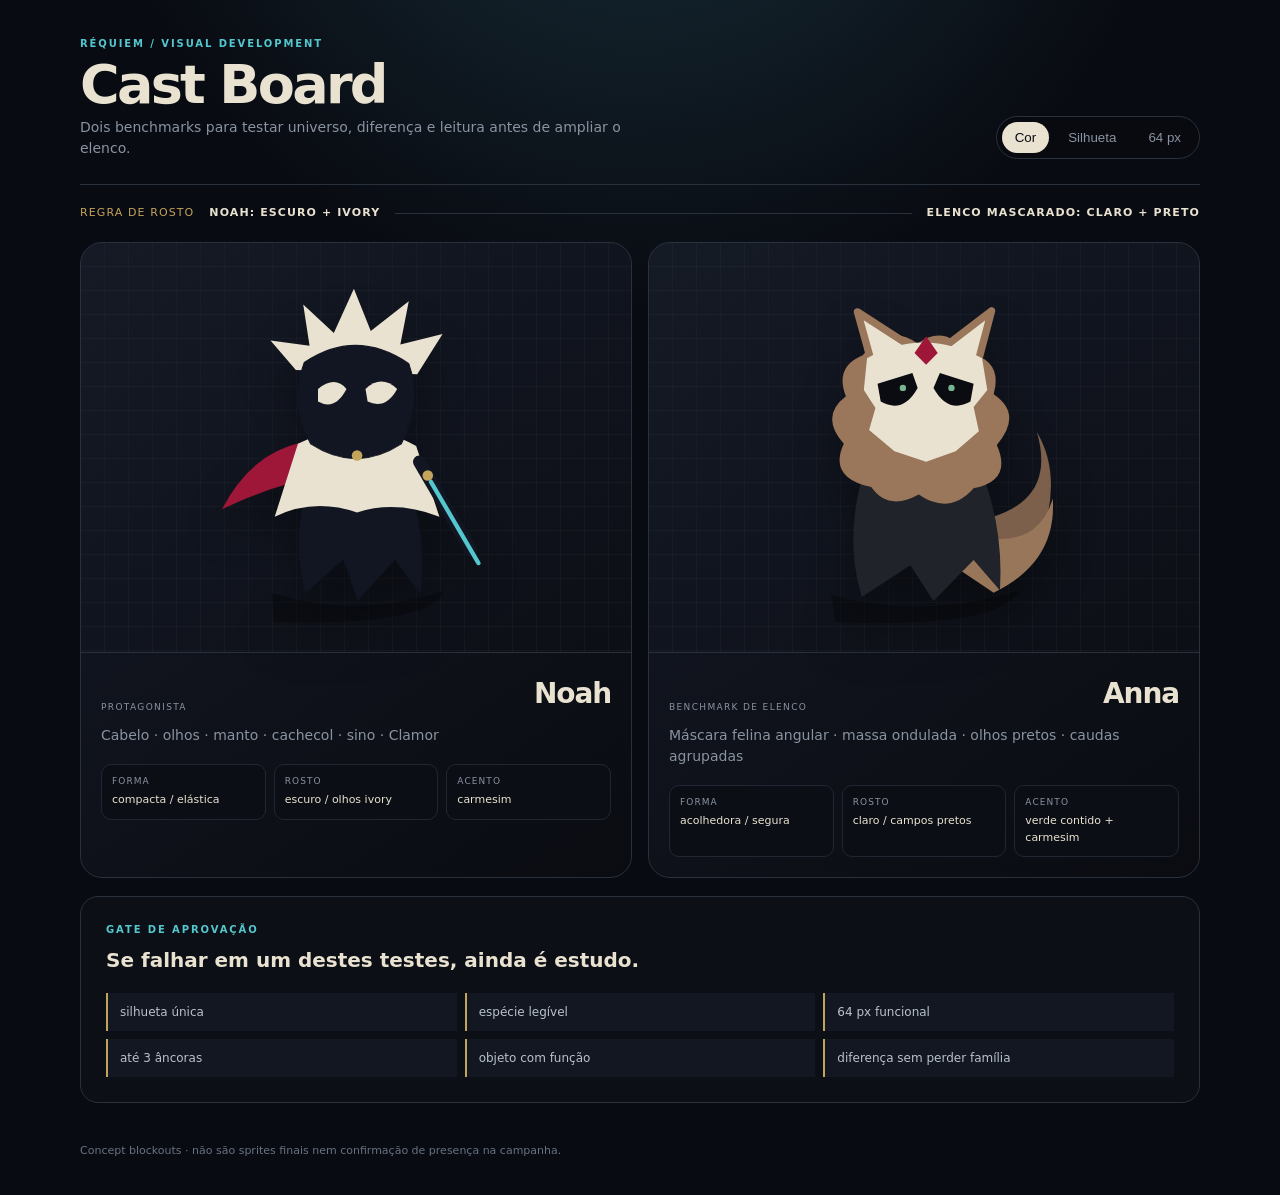
<file: tools/cast_board/index.html>
<!doctype html>
<html lang="pt-BR">
<head>
  <meta charset="utf-8" />
  <meta name="viewport" content="width=device-width, initial-scale=1" />
  <meta name="description" content="Painel local para testar unidade visual, silhueta e leitura do elenco de Réquiem." />
  <title>Réquiem — Cast Board</title>
  <link rel="stylesheet" href="styles.css" />
</head>
<body>
  <header class="top shell">
    <div>
      <p class="eyebrow">Réquiem / visual development</p>
      <h1>Cast Board</h1>
      <p class="lede">Dois benchmarks para testar universo, diferença e leitura antes de ampliar o elenco.</p>
    </div>
    <div class="modes" role="group" aria-label="Modo de inspeção">
      <button class="mode active" data-mode="color" aria-pressed="true">Cor</button>
      <button class="mode" data-mode="silhouette" aria-pressed="false">Silhueta</button>
      <button class="mode" data-mode="sprite" aria-pressed="false">64 px</button>
    </div>
  </header>

  <main class="shell">
    <section class="rulebar" aria-label="Regra compartilhada">
      <span>regra de rosto</span>
      <strong>Noah: escuro + ivory</strong>
      <i aria-hidden="true"></i>
      <strong>elenco mascarado: claro + preto</strong>
    </section>

    <section class="cast-grid" id="castGrid">
      <article class="character noah">
        <div class="portrait-wrap">
          <svg class="portrait" viewBox="0 0 320 360" role="img" aria-labelledby="noah-title noah-desc">
            <title id="noah-title">Blockout visual de Noah</title>
            <desc id="noah-desc">Personagem compacto com cabelo branco, rosto escuro, olhos claros, manto e cachecol.</desc>
            <path class="shadow" d="M80 318 Q160 344 244 316 Q230 350 82 346Z" />
            <path class="scarf" d="M107 176 Q60 187 33 239 Q77 218 119 209Z" />
            <path class="under" d="M123 194 Q96 255 112 318 L148 286 L162 325 L197 286 L221 318 Q228 247 200 194Z" />
            <path class="mantle" d="M105 177 Q160 148 217 179 L239 246 Q198 230 161 242 Q120 228 83 246Z" />
            <path class="hair" d="M103 107 L79 79 L116 84 L110 45 L139 72 L158 30 L174 70 L210 42 L202 83 L242 73 L218 111Z" />
            <path class="face" d="M111 100 Q160 67 210 101 Q223 137 203 177 Q160 205 117 177 Q96 139 111 100Z" />
            <path class="eye light" d="M124 125 Q140 112 151 125 Q140 146 124 137Z" />
            <path class="eye light" d="M169 125 Q184 111 199 125 Q188 145 171 137Z" />
            <path class="clamor-core" d="M220 194 L269 278" />
            <path class="clamor-edge" d="M231 213 L276 290" />
            <circle class="gold" cx="228" cy="207" r="5" />
            <circle class="gold" cx="161" cy="188" r="5" />
          </svg>
        </div>
        <div class="content">
          <div class="identity"><span>protagonista</span><h2>Noah</h2></div>
          <p>Cabelo · olhos · manto · cachecol · sino · Clamor</p>
          <dl><div><dt>forma</dt><dd>compacta / elástica</dd></div><div><dt>rosto</dt><dd>escuro / olhos ivory</dd></div><div><dt>acento</dt><dd>carmesim</dd></div></dl>
        </div>
      </article>

      <article class="character anna">
        <div class="portrait-wrap">
          <svg class="portrait" viewBox="0 0 320 360" role="img" aria-labelledby="anna-title anna-desc">
            <title id="anna-title">Blockout visual de Anna</title>
            <desc id="anna-desc">Personagem felina compacta com máscara clara e angular, olhos escuros, massa ondulada castanha e acento carmesim.</desc>
            <path class="shadow" d="M72 320 Q160 344 250 316 Q232 352 76 346Z" />
            <path class="tail" d="M210 250 Q287 235 267 166 Q295 213 264 285 Q235 305 198 292Z" />
            <path class="tail second" d="M203 262 Q266 281 282 229 Q286 289 226 318 L190 294Z" />
            <path class="body" d="M108 188 Q82 260 101 322 L147 292 L169 326 L207 287 L232 316 Q236 247 207 186Z" />
            <path class="mane" d="M102 93 Q75 104 86 132 Q61 151 84 177 Q69 209 110 218 Q126 241 155 225 Q184 245 207 219 Q244 212 229 178 Q254 149 226 130 Q235 98 202 91 Q179 63 154 82 Q126 62 102 93Z" />
            <path class="ear mask" d="M112 106 L97 52 L145 83 L136 105Z" />
            <path class="ear mask" d="M181 84 L224 51 L209 108 L187 104Z" />
            <path class="mask" d="M106 96 Q159 66 215 96 L220 126 L207 142 L212 165 L190 184 L162 194 L132 184 L108 164 L114 143 L103 126Z" />
            <path class="eye dark" d="M116 120 L149 110 L154 124 Q140 149 119 137Z" />
            <path class="eye dark" d="M169 124 L175 110 L207 120 L204 137 Q183 149 169 124Z" />
            <circle class="green-glint" cx="140" cy="124" r="3" />
            <circle class="green-glint" cx="186" cy="124" r="3" />
            <path class="forehead" d="M151 91 L162 75 L173 91 L162 102Z" />
          </svg>
        </div>
        <div class="content">
          <div class="identity"><span>benchmark de elenco</span><h2>Anna</h2></div>
          <p>Máscara felina angular · massa ondulada · olhos pretos · caudas agrupadas</p>
          <dl><div><dt>forma</dt><dd>acolhedora / segura</dd></div><div><dt>rosto</dt><dd>claro / campos pretos</dd></div><div><dt>acento</dt><dd>verde contido + carmesim</dd></div></dl>
        </div>
      </article>
    </section>

    <section class="checks">
      <p class="eyebrow">gate de aprovação</p>
      <h2>Se falhar em um destes testes, ainda é estudo.</h2>
      <div class="check-grid"><span>silhueta única</span><span>espécie legível</span><span>64 px funcional</span><span>até 3 âncoras</span><span>objeto com função</span><span>diferença sem perder família</span></div>
    </section>
  </main>

  <footer class="shell">Concept blockouts · não são sprites finais nem confirmação de presença na campanha.</footer>
  <script src="cast-board.js"></script>
</body>
</html>
</file>
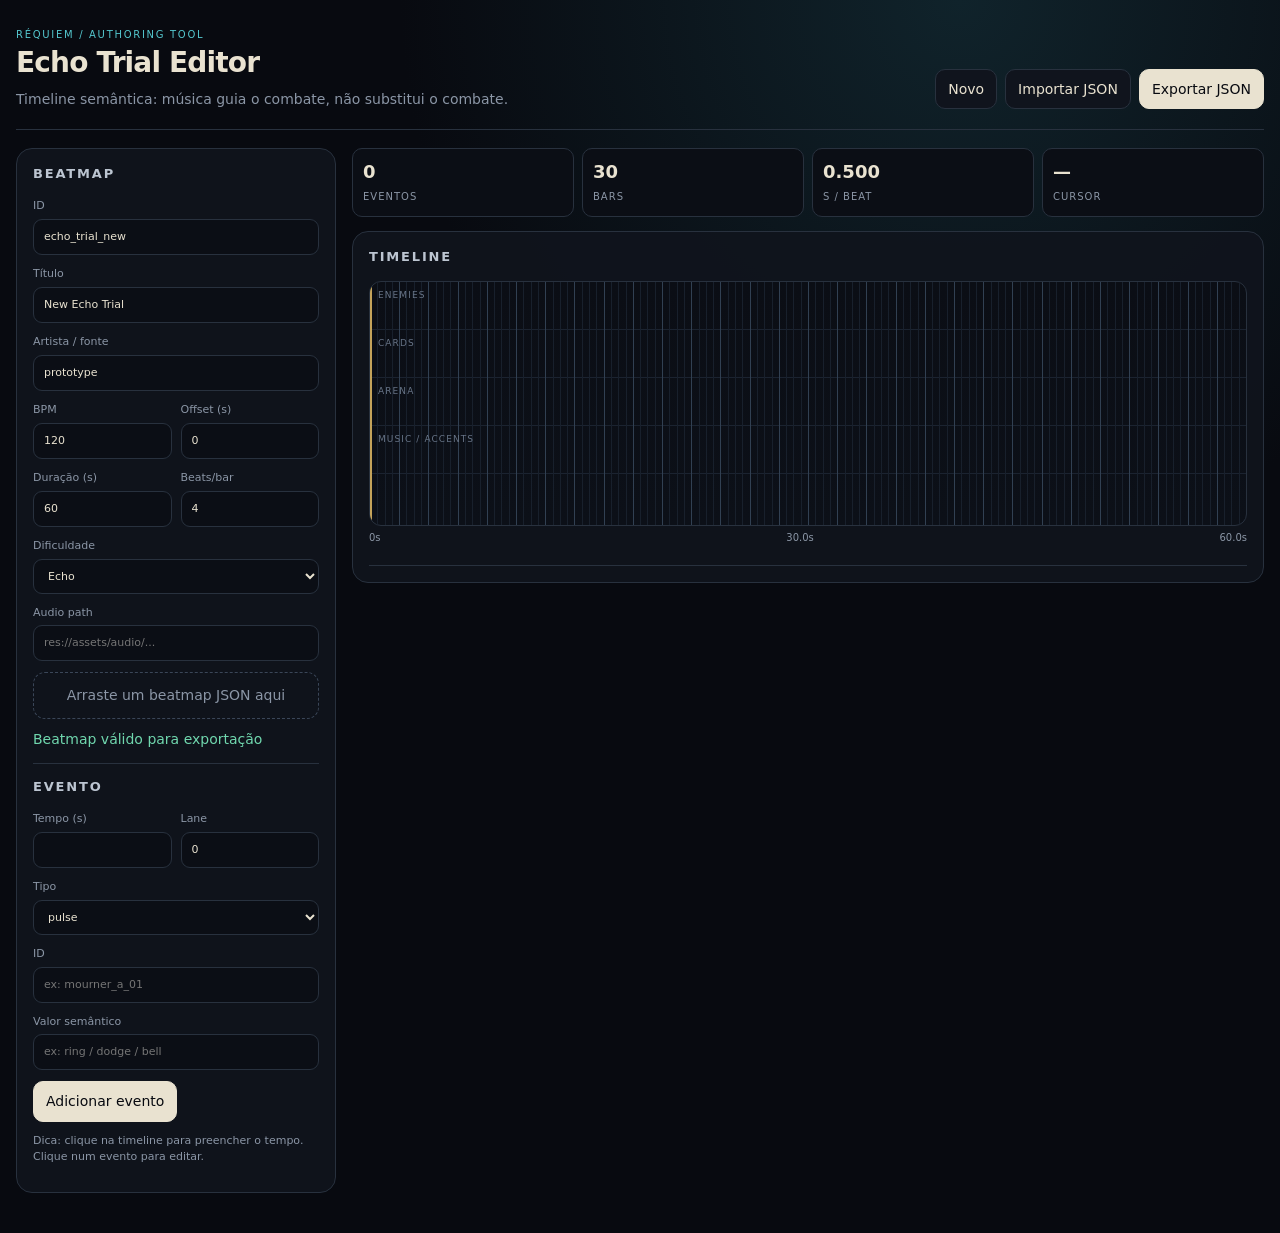
<file: tools/echo_editor/index.html>
<!doctype html>
<html lang="pt-BR">
<head>
  <meta charset="utf-8" />
  <meta name="viewport" content="width=device-width, initial-scale=1" />
  <title>Réquiem — Echo Trial Editor</title>
  <style>
    :root{color-scheme:dark;--bg:#080a10;--panel:#10141d;--panel2:#151b26;--line:#28313e;--text:#e9e2d0;--muted:#8b96a6;--spectral:#54c7ce;--gold:#c4a35a;--crimson:#9e1738;--violet:#6651a6}
    *{box-sizing:border-box}body{margin:0;background:radial-gradient(circle at 75% 0,#10232b 0,transparent 35rem),var(--bg);color:var(--text);font:14px/1.45 Inter,system-ui,sans-serif}
    button,input,select{font:inherit}.shell{width:min(1320px,calc(100% - 32px));margin:auto}.top{padding:28px 0 20px;display:flex;justify-content:space-between;align-items:end;border-bottom:1px solid var(--line)}
    h1{font-size:28px;margin:0;letter-spacing:-.03em}.eyebrow{color:var(--spectral);text-transform:uppercase;letter-spacing:.17em;font-size:10px}.top p{margin:6px 0 0;color:var(--muted)}
    .actions{display:flex;gap:8px;flex-wrap:wrap}.btn{border:1px solid var(--line);background:var(--panel);color:var(--text);padding:9px 12px;border-radius:10px;cursor:pointer}.btn:hover{border-color:#4a586b}.btn.primary{background:var(--text);color:var(--bg);border-color:var(--text)}
    .layout{display:grid;grid-template-columns:320px 1fr;gap:16px;padding:18px 0 40px}.panel{background:rgba(16,20,29,.92);border:1px solid var(--line);border-radius:16px;padding:16px}.panel h2{font-size:13px;text-transform:uppercase;letter-spacing:.14em;margin:0 0 14px;color:#bcc5d1}
    label{display:grid;gap:5px;color:var(--muted);font-size:11px;margin-bottom:11px}input,select{width:100%;background:#0b0e15;border:1px solid var(--line);color:var(--text);border-radius:9px;padding:9px 10px}input:focus,select:focus{outline:1px solid var(--spectral)}
    .grid2{display:grid;grid-template-columns:1fr 1fr;gap:9px}.stats{display:grid;grid-template-columns:repeat(4,1fr);gap:8px;margin:0 0 14px}.stat{padding:10px;background:#0b0e15;border:1px solid var(--line);border-radius:10px}.stat strong{display:block;font-size:18px}.stat span{color:var(--muted);font-size:10px;text-transform:uppercase;letter-spacing:.1em}
    .timeline-wrap{overflow:auto;padding-bottom:6px}.timeline{position:relative;height:245px;min-width:760px;background:linear-gradient(#0b0e15,#0c1018);border:1px solid var(--line);border-radius:12px;overflow:hidden}.track{position:absolute;left:0;right:0;height:48px;border-bottom:1px solid #1b2330}.track-label{position:absolute;left:8px;top:7px;font-size:9px;color:#677487;text-transform:uppercase;letter-spacing:.12em;z-index:2}.beat{position:absolute;top:0;bottom:0;width:1px;background:#18202c}.beat.bar{background:#314052}.event{position:absolute;width:12px;height:12px;border-radius:50%;transform:translate(-50%,-50%);border:2px solid #091019;box-shadow:0 0 10px currentColor;cursor:pointer}.event.selected{outline:2px solid white;outline-offset:2px}.event:hover{scale:1.25}.playhead{position:absolute;top:0;bottom:0;width:2px;background:var(--gold);pointer-events:none;z-index:4}.time-row{display:flex;justify-content:space-between;color:var(--muted);font-size:10px;margin-top:5px}
    .event-list{margin-top:14px;border-top:1px solid var(--line)}.row{display:grid;grid-template-columns:68px 1fr 1fr 34px;gap:8px;align-items:center;padding:8px 0;border-bottom:1px solid #1c2430;font-size:12px}.row code{color:var(--spectral)}.row small{color:var(--muted);overflow:hidden;text-overflow:ellipsis;white-space:nowrap}.iconbtn{background:none;border:0;color:#7e8999;cursor:pointer;font-size:18px}.iconbtn:hover{color:#ff778c}
    .hint{color:var(--muted);font-size:11px}.drop{border:1px dashed #3a4658;border-radius:12px;padding:12px;text-align:center;color:var(--muted);margin-top:10px}.drop.drag{border-color:var(--spectral);color:var(--spectral)}
    .event-form{margin-top:14px;padding-top:14px;border-top:1px solid var(--line)}.error{color:#ff788d;white-space:pre-wrap;font-size:11px}.ok{color:#70d7ae}.hidden{display:none}
    @media(max-width:900px){.layout{grid-template-columns:1fr}.top{align-items:start;gap:16px;flex-direction:column}.stats{grid-template-columns:1fr 1fr}}
  </style>
</head>
<body>
  <header class="top shell"><div><div class="eyebrow">Réquiem / authoring tool</div><h1>Echo Trial Editor</h1><p>Timeline semântica: música guia o combate, não substitui o combate.</p></div><div class="actions"><button class="btn" id="newBtn">Novo</button><button class="btn" id="importBtn">Importar JSON</button><button class="btn primary" id="exportBtn">Exportar JSON</button><input class="hidden" type="file" id="fileInput" accept="application/json,.json" /></div></header>
  <main class="layout shell">
    <aside class="panel">
      <h2>Beatmap</h2>
      <label>ID<input id="mapId" /></label><label>Título<input id="title" /></label><label>Artista / fonte<input id="artist" /></label>
      <div class="grid2"><label>BPM<input id="bpm" type="number" min="40" max="300" step="0.1" /></label><label>Offset (s)<input id="offset" type="number" step="0.001" /></label></div>
      <div class="grid2"><label>Duração (s)<input id="duration" type="number" min="1" step="0.01" /></label><label>Beats/bar<input id="beatsPerBar" type="number" min="1" max="12" /></label></div>
      <label>Dificuldade<select id="difficulty"><option>Echo</option><option>Pulse</option><option>Requiem</option></select></label><label>Audio path<input id="audio" placeholder="res://assets/audio/..." /></label>
      <div class="drop" id="drop">Arraste um beatmap JSON aqui</div>
      <div id="validation" class="hint" style="margin-top:10px"></div>
      <section class="event-form">
        <h2>Evento</h2>
        <div class="grid2"><label>Tempo (s)<input id="evTime" type="number" min="0" step="0.001" /></label><label>Lane<input id="evLane" type="number" min="0" step="1" value="0" /></label></div>
        <label>Tipo<select id="evType"><option>pulse</option><option>enemy_spawn</option><option>enemy_telegraph</option><option>arena_shift</option><option>card_window</option><option>accent</option><option>checkpoint</option></select></label>
        <label>ID<input id="evId" placeholder="ex: mourner_a_01" /></label><label>Valor semântico<input id="evValue" placeholder="ex: ring / dodge / bell" /></label>
        <div class="actions"><button class="btn primary" id="saveEvent">Adicionar evento</button><button class="btn hidden" id="cancelEdit">Cancelar</button></div>
        <p class="hint">Dica: clique na timeline para preencher o tempo. Clique num evento para editar.</p>
      </section>
    </aside>
    <section>
      <div class="stats"><div class="stat"><strong id="eventCount">0</strong><span>eventos</span></div><div class="stat"><strong id="barCount">0</strong><span>bars</span></div><div class="stat"><strong id="spb">0.500</strong><span>s / beat</span></div><div class="stat"><strong id="selectedTime">—</strong><span>cursor</span></div></div>
      <div class="panel"><h2>Timeline</h2><div class="timeline-wrap"><div class="timeline" id="timeline"><div class="playhead" id="playhead" style="left:0"></div></div><div class="time-row"><span>0s</span><span id="midTime"></span><span id="endTime"></span></div></div>
        <div class="event-list" id="eventList"></div>
      </div>
    </section>
  </main>
<script>
const types=["pulse","enemy_spawn","enemy_telegraph","arena_shift","card_window","accent","checkpoint"];
const colors={pulse:"#8194ac",enemy_spawn:"#e05268",enemy_telegraph:"#f0a65a",arena_shift:"#6651a6",card_window:"#54c7ce",accent:"#c4a35a",checkpoint:"#e9e2d0"};
const tracks={enemy_spawn:0,enemy_telegraph:0,card_window:1,arena_shift:2,pulse:3,accent:3,checkpoint:3};
let map,editing=-1;
const $=id=>document.getElementById(id);
function fresh(){return {version:1,id:"echo_trial_new",title:"New Echo Trial",artist:"prototype",difficulty:"Echo",bpm:120,offset:0,beatsPerBar:4,duration:60,audio:"",events:[]}}
function syncFieldsToMap(){map.id=$("mapId").value.trim();map.title=$("title").value.trim();map.artist=$("artist").value.trim();map.difficulty=$("difficulty").value;map.bpm=Number($("bpm").value);map.offset=Number($("offset").value);map.beatsPerBar=Number($("beatsPerBar").value);map.duration=Number($("duration").value);map.audio=$("audio").value.trim()}
function syncMapToFields(){$("mapId").value=map.id;$("title").value=map.title;$("artist").value=map.artist;$("difficulty").value=map.difficulty;$("bpm").value=map.bpm;$("offset").value=map.offset;$("beatsPerBar").value=map.beatsPerBar;$("duration").value=map.duration;$("audio").value=map.audio}
function validate(){syncFieldsToMap();const e=[];if(!map.id)e.push("ID obrigatório");if(!map.title)e.push("Título obrigatório");if(!(map.bpm>=40&&map.bpm<=300))e.push("BPM: 40–300");if(!(map.duration>0))e.push("Duração deve ser > 0");let last=-1;const ids=new Set();map.events.forEach((x,i)=>{if(x.time<0||x.time>map.duration)e.push(`Evento ${i}: tempo fora da duração`);if(x.time<last)e.push("Eventos fora de ordem");if(!types.includes(x.type))e.push(`Tipo desconhecido: ${x.type}`);if(x.id&&ids.has(x.id))e.push(`ID duplicado: ${x.id}`);if(x.id)ids.add(x.id);last=x.time});$("validation").className=e.length?"error":"ok";$("validation").textContent=e.length?e.join("\n"):"Beatmap válido para exportação";return !e.length}
function render(){syncFieldsToMap();map.events.sort((a,b)=>a.time-b.time);const timeline=$("timeline");timeline.querySelectorAll(".track,.beat,.event").forEach(n=>n.remove());const labels=["Enemies","Cards","Arena","Music / accents"];labels.forEach((label,i)=>{const d=document.createElement("div");d.className="track";d.style.top=`${i*48}px`;d.innerHTML=`<span class=track-label>${label}</span>`;timeline.appendChild(d)});const spb=60/Math.max(1,map.bpm);for(let t=map.offset,b=0;t<=map.duration;t+=spb,b++){const d=document.createElement("div");d.className="beat"+(b%map.beatsPerBar===0?" bar":"");d.style.left=`${Math.max(0,Math.min(100,t/map.duration*100))}%`;timeline.appendChild(d)}
map.events.forEach((ev,i)=>{const d=document.createElement("button");d.className="event"+(editing===i?" selected":"");d.style.left=`${ev.time/map.duration*100}%`;d.style.top=`${tracks[ev.type]*48+29}px`;d.style.color=colors[ev.type];d.style.background=colors[ev.type];d.title=`${ev.time.toFixed(3)} ${ev.type} ${ev.id||ev.value}`;d.onclick=e=>{e.stopPropagation();editEvent(i)};timeline.appendChild(d)});
$("eventCount").textContent=map.events.length;$("barCount").textContent=Math.ceil(map.duration/(spb*map.beatsPerBar));$("spb").textContent=spb.toFixed(3);$("midTime").textContent=(map.duration/2).toFixed(1)+"s";$("endTime").textContent=map.duration.toFixed(1)+"s";renderList();validate()}
function renderList(){const box=$("eventList");box.innerHTML="";map.events.forEach((ev,i)=>{const row=document.createElement("div");row.className="row";row.innerHTML=`<code>${ev.time.toFixed(3)}</code><span style="color:${colors[ev.type]}">${ev.type}</span><small>${ev.id||ev.value||"—"}</small><button class=iconbtn title="remover">×</button>`;row.onclick=e=>{if(e.target.tagName!=="BUTTON")editEvent(i)};row.querySelector("button").onclick=e=>{e.stopPropagation();map.events.splice(i,1);if(editing===i)cancelEdit();render()};box.appendChild(row)})}
function editEvent(i){editing=i;const e=map.events[i];$("evTime").value=e.time;$("evType").value=e.type;$("evId").value=e.id||"";$("evLane").value=e.lane||0;$("evValue").value=e.value||"";$("saveEvent").textContent="Salvar alterações";$("cancelEdit").classList.remove("hidden");render()}
function cancelEdit(){editing=-1;$("evId").value="";$("evValue").value="";$("evLane").value=0;$("saveEvent").textContent="Adicionar evento";$("cancelEdit").classList.add("hidden")}
function saveEvent(){const e={time:Number($("evTime").value),type:$("evType").value,id:$("evId").value.trim(),lane:Number($("evLane").value)||0,value:$("evValue").value.trim()};if(editing>=0)map.events[editing]=e;else map.events.push(e);cancelEdit();render()}
function load(obj){map={...fresh(),...obj,events:Array.isArray(obj.events)?obj.events:[]};syncMapToFields();cancelEdit();render()}
function exportJson(){if(!validate())return;map.events.sort((a,b)=>a.time-b.time);const blob=new Blob([JSON.stringify(map,null,2)+"\n"],{type:"application/json"});const a=document.createElement("a");a.href=URL.createObjectURL(blob);a.download=(map.id||"echo_trial")+".json";a.click();URL.revokeObjectURL(a.href)}
async function fileLoad(file){try{load(JSON.parse(await file.text()))}catch(e){$("validation").className="error";$("validation").textContent="JSON inválido: "+e.message}}
["mapId","title","artist","difficulty","bpm","offset","beatsPerBar","duration","audio"].forEach(id=>$(id).addEventListener("input",render));
$("timeline").addEventListener("click",e=>{const r=$("timeline").getBoundingClientRect();const p=Math.max(0,Math.min(1,(e.clientX-r.left)/r.width));const t=p*map.duration;$("evTime").value=t.toFixed(3);$("selectedTime").textContent=t.toFixed(3)+"s";$("playhead").style.left=(p*100)+"%"});
$("saveEvent").onclick=saveEvent;$("cancelEdit").onclick=cancelEdit;$("newBtn").onclick=()=>load(fresh());$("exportBtn").onclick=exportJson;$("importBtn").onclick=()=>$("fileInput").click();$("fileInput").onchange=e=>e.target.files[0]&&fileLoad(e.target.files[0]);
const drop=$("drop");["dragenter","dragover"].forEach(n=>drop.addEventListener(n,e=>{e.preventDefault();drop.classList.add("drag")}));["dragleave","drop"].forEach(n=>drop.addEventListener(n,e=>{e.preventDefault();drop.classList.remove("drag")}));drop.addEventListener("drop",e=>e.dataTransfer.files[0]&&fileLoad(e.dataTransfer.files[0]));
load(fresh());
</script>
</body>
</html>
</file>
<file: tools/cast_board/styles.css>
:root{color-scheme:dark;--night:#090b12;--panel:#11151e;--line:#29313c;--ivory:#e9e2d0;--muted:#8993a1;--spectral:#54c7ce;--gold:#c4a35a;--crimson:#9e1738;--green:#527c68;--brown:#9a765a}
*{box-sizing:border-box}body{margin:0;background:radial-gradient(circle at 50% -20%,#18303a 0,transparent 34rem),var(--night);color:var(--ivory);font:14px/1.5 Inter,ui-sans-serif,system-ui,sans-serif}.shell{width:min(1120px,calc(100% - 32px));margin:auto}.top{display:flex;justify-content:space-between;gap:24px;align-items:end;padding:36px 0 25px;border-bottom:1px solid var(--line)}.eyebrow{margin:0 0 8px;color:var(--spectral);font-size:10px;font-weight:700;letter-spacing:.19em;text-transform:uppercase}h1,h2,p{margin-top:0}h1{margin-bottom:7px;font-size:clamp(30px,5vw,54px);line-height:.95;letter-spacing:-.05em}.lede{margin:0;color:var(--muted);max-width:570px}.modes{display:flex;gap:6px;padding:5px;border:1px solid var(--line);border-radius:999px;background:#080a10}.mode{border:0;border-radius:999px;background:transparent;color:var(--muted);padding:8px 13px;cursor:pointer}.mode:hover{color:var(--ivory)}.mode.active{background:var(--ivory);color:var(--night)}.mode:focus-visible{outline:2px solid var(--spectral);outline-offset:2px}.rulebar{display:flex;align-items:center;gap:15px;margin:20px 0;color:var(--muted);font-size:11px;text-transform:uppercase;letter-spacing:.1em}.rulebar span{color:var(--gold)}.rulebar strong{color:var(--ivory);font-weight:600}.rulebar i{height:1px;flex:1;background:var(--line)}.cast-grid{display:grid;grid-template-columns:1fr 1fr;gap:16px}.character{overflow:hidden;border:1px solid var(--line);border-radius:22px;background:linear-gradient(145deg,rgba(22,27,38,.96),rgba(10,12,18,.98))}.portrait-wrap{min-height:410px;display:grid;place-items:center;border-bottom:1px solid var(--line);background:linear-gradient(transparent 95%,rgba(255,255,255,.03) 95%),linear-gradient(90deg,transparent 95%,rgba(255,255,255,.025) 95%);background-size:24px 24px}.portrait{width:min(82%,340px);height:380px;overflow:visible;filter:drop-shadow(0 24px 20px rgba(0,0,0,.32));transition:width .25s ease,filter .25s ease}.content{padding:20px}.identity{display:flex;align-items:end;justify-content:space-between;gap:16px}.identity span{color:var(--muted);font-size:9px;text-transform:uppercase;letter-spacing:.15em}.identity h2{margin:0;font-size:28px;letter-spacing:-.04em}.content>p{margin:10px 0 18px;color:var(--muted)}dl{display:grid;grid-template-columns:repeat(3,1fr);gap:8px;margin:0}dl div{padding:10px;border:1px solid #202733;border-radius:10px;background:#0b0e15}dt{color:var(--muted);font-size:9px;text-transform:uppercase;letter-spacing:.12em}dd{margin:4px 0 0;font-size:11px}.shadow{fill:rgba(0,0,0,.3)}.under,.face,.clamor-core{fill:#111622;stroke:#111622}.mantle,.hair,.mask{fill:var(--ivory)}.scarf,.forehead{fill:var(--crimson)}.light{fill:var(--ivory)}.gold{fill:var(--gold)}.clamor-core,.clamor-edge,.collar{fill:none;stroke-linecap:round}.clamor-core{stroke-width:12}.clamor-edge{stroke:var(--spectral);stroke-width:4}.anna .body{fill:#202329}.anna .mane{fill:var(--brown)}.anna .ear{stroke:var(--brown);stroke-width:7;stroke-linejoin:round}.anna .dark{fill:#0a0c12}.green-glint{fill:#76b58f}.anna .tail{fill:#7d604c}.anna .tail.second{fill:#98765a}.collar{stroke:var(--green);stroke-width:8}.checks{margin:18px 0 40px;padding:25px;border:1px solid var(--line);border-radius:18px;background:#0c0f16}.checks h2{margin-bottom:18px;font-size:20px}.check-grid{display:grid;grid-template-columns:repeat(3,1fr);gap:8px}.check-grid span{padding:10px 12px;border-left:2px solid var(--gold);background:#121721;color:#bbc2ca;font-size:12px}footer{padding:0 0 35px;color:#687381;font-size:11px}.cast-grid.silhouette .portrait *:not(.shadow){fill:#050608!important;stroke:#050608!important}.cast-grid.silhouette .portrait{filter:drop-shadow(0 0 0 transparent)}.cast-grid.sprite .portrait{width:64px;height:76px;image-rendering:pixelated;filter:none}.cast-grid.sprite .portrait-wrap{min-height:410px;background-size:16px 16px}.cast-grid.sprite .content{opacity:.68}@media(max-width:760px){.top{align-items:start;flex-direction:column}.cast-grid{grid-template-columns:1fr}.rulebar{align-items:start;flex-direction:column}.rulebar i{width:100%;flex:auto}.check-grid{grid-template-columns:1fr 1fr}dl{grid-template-columns:1fr}.portrait-wrap{min-height:360px}.portrait{height:340px}}@media(prefers-reduced-motion:reduce){.portrait{transition:none}}
</file>
